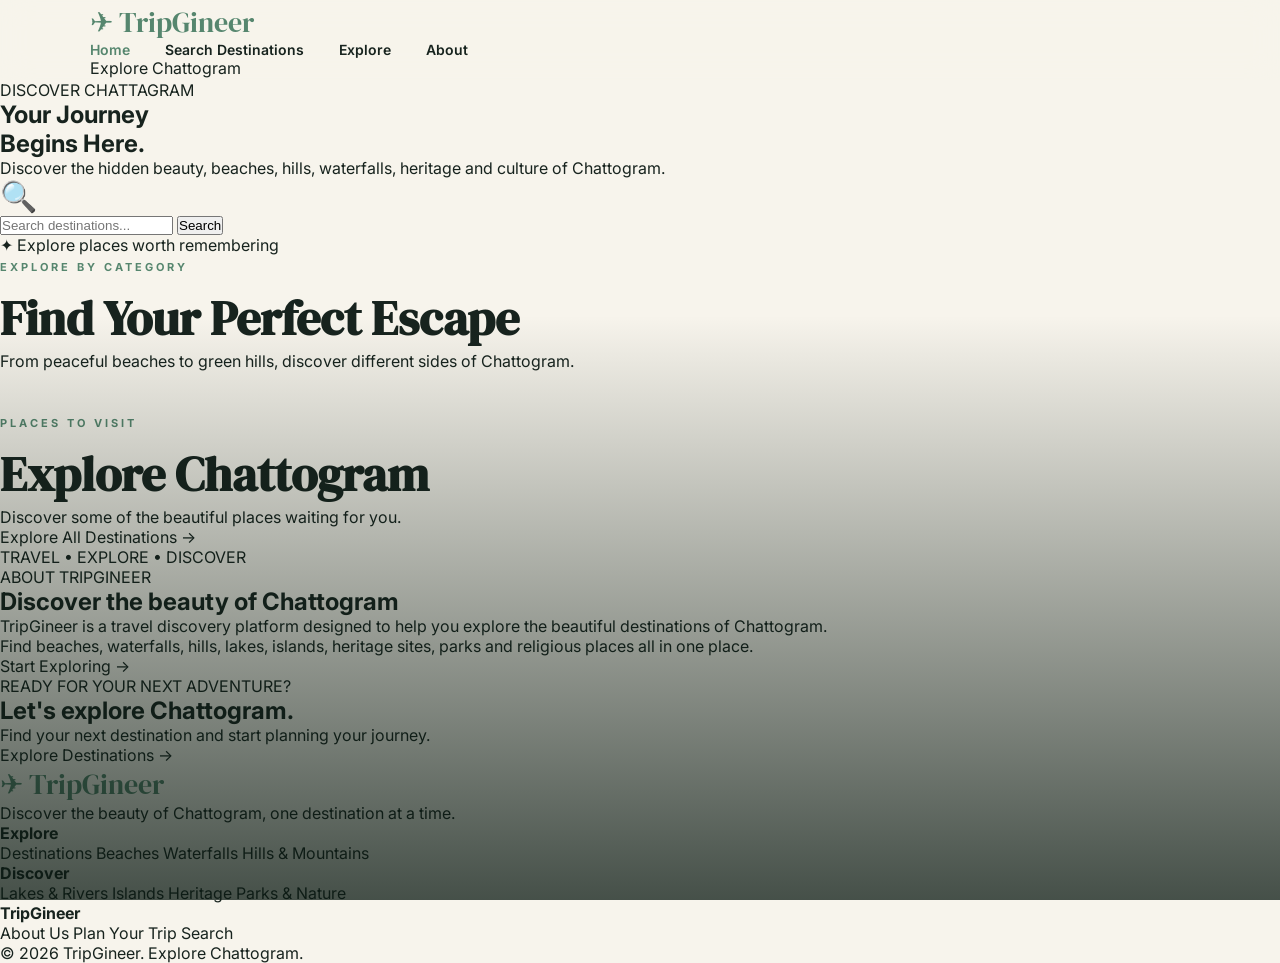
<file: index.html>
<!DOCTYPE html>
<html lang="en">
<head>
    <meta charset="UTF-8">
    <meta name="viewport" content="width=device-width, initial-scale=1.0">

    <title>TripGineer | Explore Chattogram</title>

    <link rel="preconnect" href="https://fonts.googleapis.com">
    <link rel="preconnect" href="https://fonts.gstatic.com" crossorigin>

    <link
        href="https://fonts.googleapis.com/css2?family=DM+Serif+Display&family=Inter:wght@400;500;600;700;800&display=swap"
        rel="stylesheet"
    >

    <link rel="stylesheet" href="style.css">
</head>

<body>

    <!-- ================= NAVBAR ================= -->

    <header class="navbar">

        <div class="nav-container">

            <a href="index.html" class="logo">
                <span class="logo-icon">✈</span>
                <span>Trip<span>Gineer</span></span>
            </a>

            <nav class="nav-links">

                <a href="index.html" class="active">
                    Home
                </a>

                <a href="search.html">
                    Search Destinations
                </a>

                <a href="category.html?category=beaches">
                    Explore
                </a>

                <a href="#about">
                    About
                </a>

            </nav>

            <a href="search.html" class="nav-button">
                Explore Chattogram
            </a>

        </div>

    </header>


    <!-- ================= HERO ================= -->

    <main>

        <section class="hero">

            <div class="hero-overlay"></div>

            <div class="hero-content">

                <span class="hero-small-title">
                    DISCOVER CHATTAGRAM
                </span>

                <h1>
                    Your Journey<br>
                    Begins <span>Here.</span>
                </h1>

                <p>
                    Discover the hidden beauty, beaches,
                    hills, waterfalls, heritage and culture
                    of Chattogram.
                </p>


                <!-- SEARCH -->

                <div class="home-search">

                    <div class="search-icon">
                        🔍
                    </div>

                    <input
                        type="text"
                        id="homeSearchInput"
                        placeholder="Search destinations..."
                        autocomplete="off"
                    >

                    <button id="homeSearchBtn">
                        Search
                    </button>

                    <div
                        id="homeSuggestions"
                        class="suggestions home-suggestions">
                    </div>

                </div>


                <div class="hero-note">
                    <span>✦</span>
                    Explore places worth remembering
                </div>

            </div>

        </section>



        <!-- ================= CATEGORIES ================= -->

        <section class="categories-section">

            <div class="section-heading">

                <span class="section-label">
                    EXPLORE BY CATEGORY
                </span>

                <h2>
                    Find Your Perfect Escape
                </h2>

                <p>
                    From peaceful beaches to green hills,
                    discover different sides of Chattogram.
                </p>

            </div>


            <div
                class="category-grid"
                id="homeCategoryGrid">
            </div>

        </section>



        <!-- ================= FEATURED PLACES ================= -->

        <section class="featured-section">

            <div class="section-heading">

                <span class="section-label">
                    PLACES TO VISIT
                </span>

                <h2>
                    Explore Chattogram
                </h2>

                <p>
                    Discover some of the beautiful places
                    waiting for you.
                </p>

            </div>


            <div
                class="place-grid"
                id="featuredPlaces">
            </div>


            <div class="view-all-wrapper">

                <a
                    href="search.html"
                    class="primary-btn">

                    Explore All Destinations
                    <span>→</span>

                </a>

            </div>

        </section>



        <!-- ================= ABOUT ================= -->

        <section
            class="about-section"
            id="about">

            <div class="about-image">

                <div class="about-image-overlay"></div>

                <div class="about-image-text">

                    <span>
                        TRAVEL • EXPLORE • DISCOVER
                    </span>

                </div>

            </div>


            <div class="about-content">

                <span class="section-label">
                    ABOUT TRIPGINEER
                </span>

                <h2>
                    Discover the beauty of Chattogram
                </h2>

                <p>
                    TripGineer is a travel discovery platform
                    designed to help you explore the beautiful
                    destinations of Chattogram.
                </p>

                <p>
                    Find beaches, waterfalls, hills, lakes,
                    islands, heritage sites, parks and
                    religious places all in one place.
                </p>

                <a
                    href="search.html"
                    class="primary-btn">

                    Start Exploring
                    <span>→</span>

                </a>

            </div>

        </section>



        <!-- ================= CTA ================= -->

        <section class="cta-section">

            <div class="cta-content">

                <span>
                    READY FOR YOUR NEXT ADVENTURE?
                </span>

                <h2>
                    Let's explore Chattogram.
                </h2>

                <p>
                    Find your next destination and start
                    planning your journey.
                </p>

                <a
                    href="search.html"
                    class="cta-button">

                    Explore Destinations
                    <span>→</span>

                </a>

            </div>

        </section>

    </main>



    <!-- ================= FOOTER ================= -->

    <footer class="footer">

        <div class="footer-container">


            <!-- BRAND -->

            <div class="footer-brand">

                <a
                    href="index.html"
                    class="logo">

                    <span class="logo-icon">✈</span>

                    <span>
                        Trip<span>Gineer</span>
                    </span>

                </a>

                <p>
                    Discover the beauty of Chattogram,
                    one destination at a time.
                </p>

            </div>



            <!-- EXPLORE -->

            <div class="footer-links">

                <h4>
                    Explore
                </h4>

                <a href="search.html">
                    Destinations
                </a>

                <a href="category.html?category=beaches">
                    Beaches
                </a>

                <a href="category.html?category=waterfalls">
                    Waterfalls
                </a>

                <a href="category.html?category=hills">
                    Hills & Mountains
                </a>

            </div>



            <!-- DISCOVER -->

            <div class="footer-links">

                <h4>
                    Discover
                </h4>

                <a href="category.html?category=lakes">
                    Lakes & Rivers
                </a>

                <a href="category.html?category=islands">
                    Islands
                </a>

                <a href="category.html?category=heritage">
                    Heritage
                </a>

                <a href="category.html?category=parks">
                    Parks & Nature
                </a>

            </div>



            <!-- TRIPGINEER -->

            <div class="footer-links">

                <h4>
                    TripGineer
                </h4>

                <a href="#about">
                    About Us
                </a>

                <a href="search.html">
                    Plan Your Trip
                </a>

                <a href="search.html">
                    Search
                </a>

            </div>

        </div>


        <div class="footer-bottom">

            <p>
                © 2026 TripGineer. Explore Chattogram.
            </p>

        </div>

    </footer>



    <!-- ================= DATA ================= -->

    <script src="data.js"></script>


    <!-- ================= HOME PAGE JS ================= -->

    <script>

        /* ==========================================
           ELEMENTS
        ========================================== */

        const searchInput =
            document.getElementById("homeSearchInput");

        const searchButton =
            document.getElementById("homeSearchBtn");

        const suggestions =
            document.getElementById("homeSuggestions");

        const categoryGrid =
            document.getElementById("homeCategoryGrid");

        const featuredPlaces =
            document.getElementById("featuredPlaces");



        /* ==========================================
           SEARCH SUGGESTIONS
        ========================================== */

        searchInput.addEventListener(
            "input",
            function () {

                const value =
                    this.value.trim().toLowerCase();

                suggestions.innerHTML = "";


                if (!value) {

                    suggestions.style.display =
                        "none";

                    return;

                }


                /* Matching categories */

                const matchingCategories =
                    categories.filter(category => {

                        return (
                            category.name
                                .toLowerCase()
                                .includes(value)

                            ||

                            category.id
                                .toLowerCase()
                                .includes(value)
                        );

                    });


                /* Matching places */

                const matchingPlaces =
                    destinations.filter(place => {

                        return (

                            place.name
                                .toLowerCase()
                                .includes(value)

                            ||

                            place.categoryName
                                .toLowerCase()
                                .includes(value)

                            ||

                            place.location
                                .toLowerCase()
                                .includes(value)

                            ||

                            place.tags.some(tag =>
                                tag
                                    .toLowerCase()
                                    .includes(value)
                            )

                        );

                    }).slice(0, 7);



                /* No result */

                if (
                    matchingCategories.length === 0 &&
                    matchingPlaces.length === 0
                ) {

                    suggestions.innerHTML = `

                        <div class="no-suggestion">
                            No destinations found
                        </div>

                    `;

                    suggestions.style.display =
                        "block";

                    return;

                }



                /* ==================================
                   CATEGORY SUGGESTIONS
                ================================== */

                matchingCategories.forEach(
                    category => {

                        const item =
                            document.createElement("div");

                        item.className =
                            "suggestion-item";


                        item.innerHTML = `

                            <div class="suggestion-icon">
                                ${category.icon}
                            </div>

                            <div class="suggestion-text">

                                <strong>
                                    ${category.name}
                                </strong>

                                <small>
                                    Category
                                </small>

                            </div>

                        `;


                        item.addEventListener(
                            "click",
                            function () {

                                window.location.href =
                                    `category.html?category=${category.id}`;

                            }
                        );


                        suggestions.appendChild(item);

                    }
                );



                /* ==================================
                   PLA
</file>
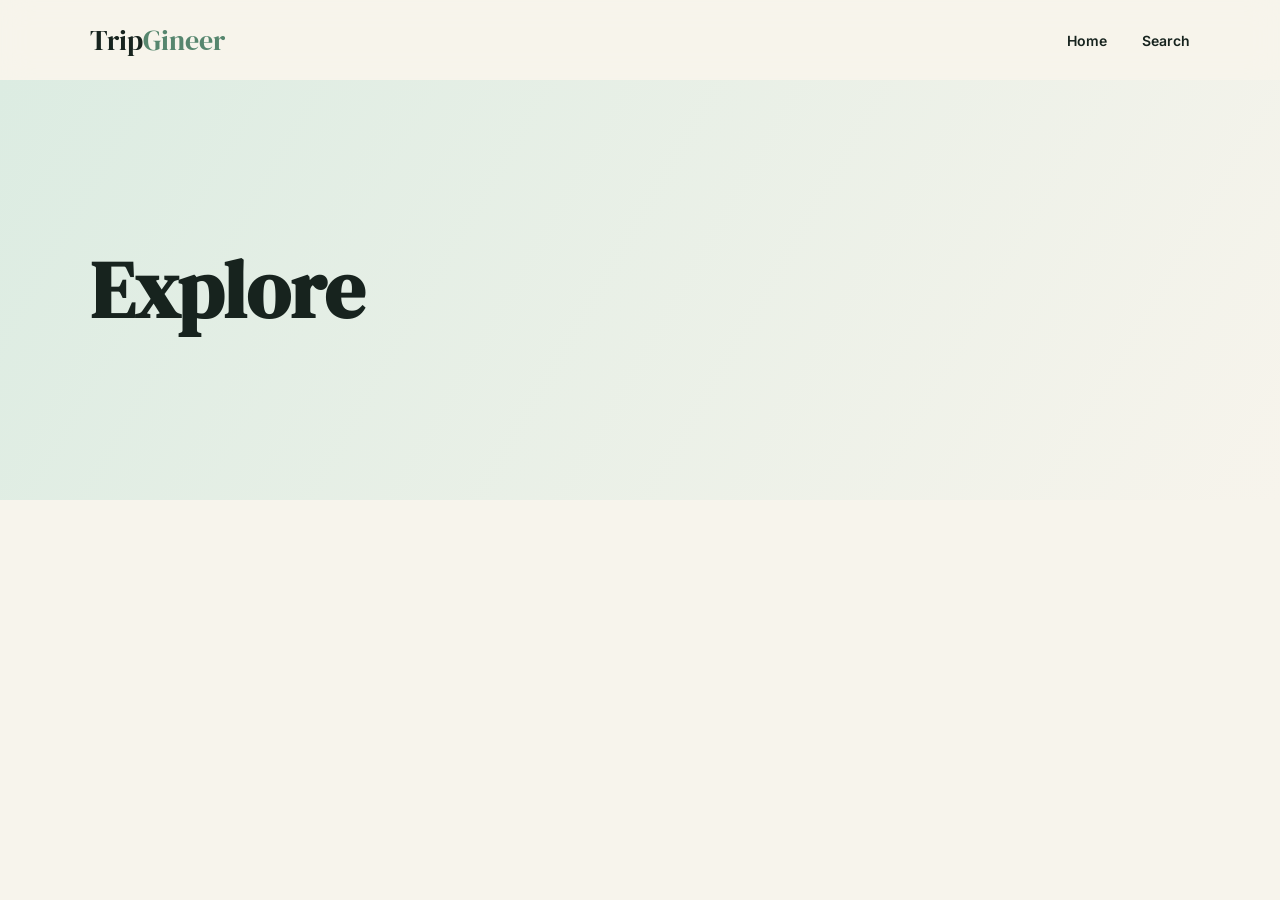
<file: category.html>
<!DOCTYPE html>
<html lang="en">

<head>

    <meta charset="UTF-8">

    <meta
        name="viewport"
        content="width=device-width, initial-scale=1.0"
    >

    <title>TripGineer | Category</title>

    <link rel="stylesheet" href="style.css">

</head>

<body>


<header class="navbar">

    <a href="index.html" class="logo">
        Trip<span>Gineer</span>
    </a>

    <nav>
        <a href="index.html">Home</a>
        <a href="search.html">Search</a>
    </nav>

</header>


<main class="category-page">

    <section class="category-hero">

        <span id="categoryIcon"></span>

        <h1 id="categoryTitle">
            Explore
        </h1>

        <p id="categoryDescription"></p>

    </section>


    <section class="places-section">

        <div
            id="placesGrid"
            class="places-grid"
        ></div>

    </section>

</main>


<script src="data.js"></script>

<script>

const params =
    new URLSearchParams(window.location.search);

const categoryId =
    params.get("category");

const category =
    categories.find(c => c.id === categoryId);


if (category) {

    document.title =
        `${category.name} | TripGineer`;

    document.getElementById("categoryIcon")
        .textContent = category.icon;

    document.getElementById("categoryTitle")
        .textContent = category.name;

    document.getElementById("categoryDescription")
        .textContent = category.description;

}


const places =
    destinations.filter(place =>
        place.category === categoryId
    );


const grid =
    document.getElementById("placesGrid");


places.forEach((place, index) => {

    const card =
        document.createElement("a");

    card.href =
        `place.html?id=${place.id}`;

    card.className =
        "place-card";

    card.style.animationDelay =
        `${index * 0.08}s`;

    card.innerHTML = `

        <div class="place-image">

            <img
                src="${place.image}"
                alt="${place.name}"
                loading="lazy"
            >

            <span class="place-rating">
                ★ ${place.rating}
            </span>

        </div>


        <div class="place-content">

            <span class="place-category">
                ${place.categoryName}
            </span>

            <h3>
                ${place.name}
            </h3>

            <p>
                📍 ${place.location}
            </p>

        </div>

    `;

    grid.appendChild(card);

});

</script>

</body>
</html>
</file>
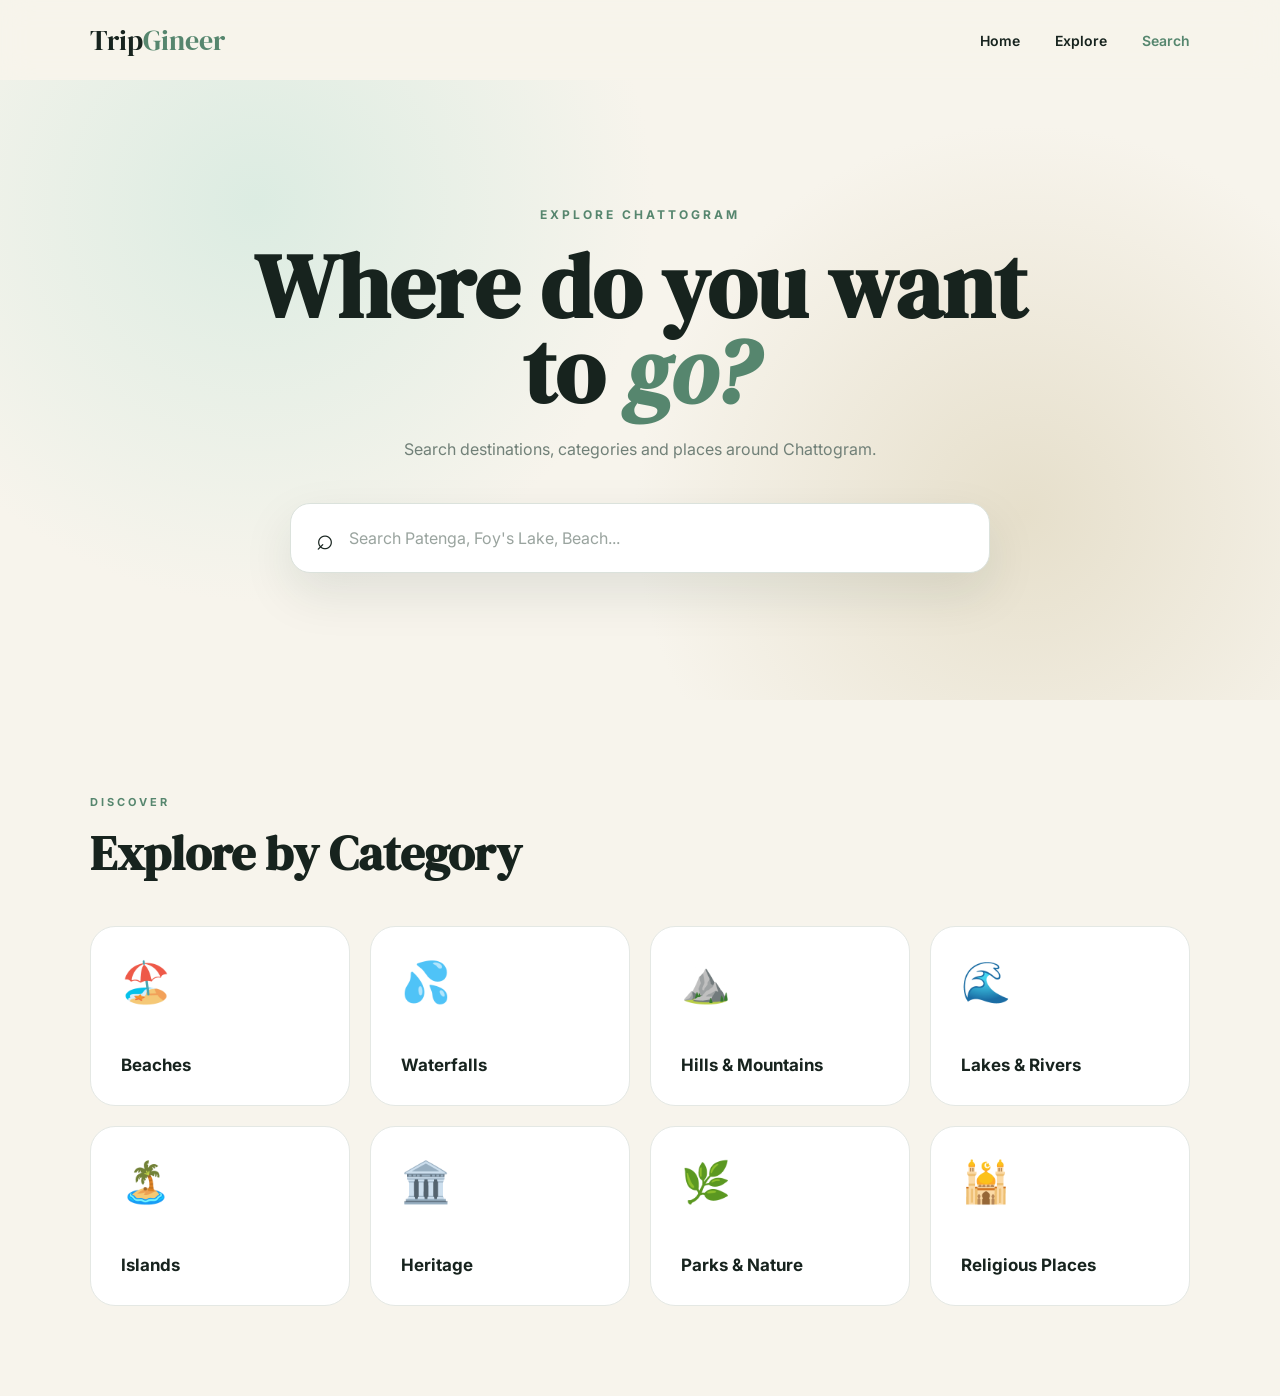
<file: search.html>
<!DOCTYPE html>
<html lang="en">

<head>

    <meta charset="UTF-8">

    <meta
        name="viewport"
        content="width=device-width, initial-scale=1.0"
    >

    <title>Search Destinations | TripGineer</title>

    <link rel="stylesheet" href="style.css">

</head>

<body>


<header class="navbar">

    <a href="index.html" class="logo">
        Trip<span>Gineer</span>
    </a>

    <nav>
        <a href="index.html">Home</a>
        <a href="category.html?category=beaches">Explore</a>
        <a href="search.html" class="active">Search</a>
    </nav>

</header>


<main class="search-page">

    <div class="search-hero">

        <span class="eyebrow">
            EXPLORE CHATTOGRAM
        </span>

        <h1>
            Where do you want<br>
            to <span>go?</span>
        </h1>

        <p>
            Search destinations, categories and places
            around Chattogram.
        </p>


        <div class="search-wrapper">

            <div class="search-box">

                <span class="search-icon">⌕</span>

                <input
                    type="text"
                    id="searchInput"
                    placeholder="Search Patenga, Foy's Lake, Beach..."
                    autocomplete="off"
                >

            </div>


            <div
                id="suggestions"
                class="suggestions"
            ></div>

        </div>

    </div>


    <section class="category-section">

        <div class="section-heading">

            <span>DISCOVER</span>

            <h2>
                Explore by Category
            </h2>

        </div>


        <div class="category-grid">

            <a
                href="category.html?category=beaches"
                class="category-card"
            >
                <span>🏖️</span>
                <h3>Beaches</h3>
            </a>

            <a
                href="category.html?category=waterfalls"
                class="category-card"
            >
                <span>💦</span>
                <h3>Waterfalls</h3>
            </a>

            <a
                href="category.html?category=hills"
                class="category-card"
            >
                <span>⛰️</span>
                <h3>Hills & Mountains</h3>
            </a>

            <a
                href="category.html?category=lakes"
                class="category-card"
            >
                <span>🌊</span>
                <h3>Lakes & Rivers</h3>
            </a>

            <a
                href="category.html?category=islands"
                class="category-card"
            >
                <span>🏝️</span>
                <h3>Islands</h3>
            </a>

            <a
                href="category.html?category=heritage"
                class="category-card"
            >
                <span>🏛️</span>
                <h3>Heritage</h3>
            </a>

            <a
                href="category.html?category=parks"
                class="category-card"
            >
                <span>🌿</span>
                <h3>Parks & Nature</h3>
            </a>

            <a
                href="category.html?category=religious"
                class="category-card"
            >
                <span>🕌</span>
                <h3>Religious Places</h3>
            </a>

        </div>

    </section>

</main>


<script src="data.js"></script>
<script src="script.js"></script>

</body>
</html>
</file>
<file: style.css>
@import url('https://fonts.googleapis.com/css2?family=DM+Serif+Display&family=Inter:wght@400;500;600;700&display=swap');


:root {

    --dark: #10231c;
    --green: #1e4b3a;
    --light-green: #dfeee5;
    --cream: #f7f4ec;
    --white: #ffffff;
    --text: #17231e;
    --muted: #718078;

}


* {

    margin: 0;
    padding: 0;

    box-sizing: border-box;

}


html {

    scroll-behavior: smooth;

}


body {

    font-family: "Inter", sans-serif;

    background:
        var(--cream);

    color:
        var(--text);

}


a {

    text-decoration: none;

    color: inherit;

}


/* ================= NAVBAR ================= */

.navbar {

    height: 80px;

    display: flex;

    align-items: center;

    justify-content: space-between;

    padding: 0 7%;

    background:
        rgba(247,244,236,.9);

    backdrop-filter:
        blur(15px);

    position: sticky;

    top: 0;

    z-index: 100;

}


.logo {

    font-family:
        "DM Serif Display",
        serif;

    font-size: 28px;

}


.logo span {

    color:
        #56866e;

}


.navbar nav {

    display: flex;

    gap: 35px;

}


.navbar nav a {

    font-size: 14px;

    font-weight: 600;

    transition:
        .3s ease;

}


.navbar nav a:hover,
.navbar nav a.active {

    color:
        #56866e;

}


/* ================= SEARCH HERO ================= */

.search-page {

    min-height: 100vh;

}


.search-hero {

    min-height: 620px;

    display: flex;

    flex-direction: column;

    align-items: center;

    justify-content: center;

    text-align: center;

    padding: 80px 20px;

    background:
        radial-gradient(
            circle at 20% 20%,
            #dcece2,
            transparent 35%
        ),
        radial-gradient(
            circle at 80% 70%,
            #e6dfcb,
            transparent 35%
        );

}


.eyebrow {

    color:
        #56866e;

    font-size: 12px;

    letter-spacing:
        3px;

    font-weight:
        700;

}


.search-hero h1 {

    font-family:
        "DM Serif Display",
        serif;

    font-size:
        clamp(50px, 7vw, 90px);

    line-height:
        .95;

    margin:
        22px 0;

}


.search-hero h1 span {

    color:
        #56866e;

    font-style:
        italic;

}


.search-hero > p {

    color:
        var(--muted);

    max-width:
        500px;

    line-height:
        1.7;

}


/* ================= SEARCH BOX ================= */

.search-wrapper {

    width:
        min(700px, 95vw);

    margin-top:
        40px;

    position:
        relative;

}


.search-box {

    height:
        70px;

    background:
        white;

    border:
        1px solid #dbe2dc;

    border-radius:
        20px;

    display:
        flex;

    align-items:
        center;

    padding:
        0 25px;

    box-shadow:
        0 20px 50px rgba(20,50,35,.10);

    transition:
        .3s ease;

}


.search-box:focus-within {

    transform:
        translateY(-3px);

    box-shadow:
        0 25px 60px rgba(20,50,35,.16);

}


.search-icon {

    font-size:
        30px;

    margin-right:
        15px;

}


.search-box input {

    border:
        none;

    outline:
        none;

    width:
        100%;

    font-size:
        16px;

    font-family:
        inherit;

}


.search-box input::placeholder {

    color:
        #9aa49f;

}


/* ================= SUGGESTIONS ================= */

.suggestions {

    position:
        absolute;

    top:
        80px;

    left:
        0;

    right:
        0;

    background:
        white;

    border-radius:
        18px;

    overflow:
        hidden;

    box-shadow:
        0 25px 60px rgba(0,0,0,.13);

    text-align:
        left;

    opacity:
        0;

    visibility:
        hidden;

    transform:
        translateY(-8px);

    transition:
        .25s ease;

    z-index:
        50;

}


.suggestions.show {

    opacity:
        1;

    visibility:
        visible;

    transform:
        translateY(0);

}


.suggestion {

    display:
        flex;

    align-items:
        center;

    gap:
        14px;

    padding:
        13px 18px;

    cursor:
        pointer;

    transition:
        .2s ease;

}


.suggestion:hover {

    background:
        #f0f6f2;

}


.suggestion img {

    width:
        48px;

    height:
        48px;

    border-radius:
        10px;

    object-fit:
        cover;

}


.suggestion-info {

    display:
        flex;

    flex-direction:
        column;

    gap:
        4px;

}


.suggestion-info strong {

    font-size:
        14px;

}


.suggestion-info small {

    color:
        var(--muted);

    font-size:
        11px;

}


.category-suggestion {

    padding:
        16px 20px;

}


.suggestion-icon {

    font-size:
        28px;

}


.category-suggestion div {

    display:
        flex;

    flex-direction:
        column;

    gap:
        3px;

}


.category-suggestion small {

    color:
        #7b8880;

}


.no-result {

    padding:
        25px;

    text-align:
        center;

    color:
        #7b8880;

}


/* ================= CATEGORY ================= */

.category-section,
.related-section,
.places-section {

    padding:
        90px 7%;

}


.section-heading span {

    color:
        #56866e;

    font-size:
        11px;

    letter-spacing:
        3px;

    font-weight:
        700;

}


.section-heading h2 {

    font-family:
        "DM Serif Display",
        serif;

    font-size:
        48px;

    margin-top:
        10px;

}


.category-grid {

    display:
        grid;

    grid-template-columns:
        repeat(4, 1fr);

    gap:
        20px;

    margin-top:
        40px;

}


.category-card {

    min-height:
        180px;

    padding:
        30px;

    background:
        white;

    border-radius:
        25px;

    display:
        flex;

    flex-direction:
        column;

    justify-content:
        flex-end;

    border:
        1px solid #e4e8e4;

    transition:
        .4s cubic-bezier(.2,.8,.2,1);

}


.category-card span {

    font-size:
        40px;

    margin-bottom:
        auto;

}


.category-card h3 {

    font-size:
        17px;

}


.category-card:hover {

    transform:
        translateY(-10px);

    background:
        var(--green);

    color:
        white;

    box-shadow:
        0 20px 50px rgba(20,50,35,.18);

}


/* ================= CATEGORY HERO ================= */

.category-hero {

    min-height:
        420px;

    padding:
        100px 7%;

    display:
        flex;

    flex-direction:
        column;

    justify-content:
        center;

    background:
        linear-gradient(
            120deg,
            #dcece2,
            #f7f4ec
        );

}


.category-hero > span {

    font-size:
        55px;

}


.category-hero h1 {

    font-family:
        "DM Serif Display",
        serif;

    font-size:
        clamp(50px, 7vw, 80px);

    margin:
        15px 0;

}


.category-hero p {

    max-width:
        600px;

    color:
        var(--muted);

    line-height:
        1.7;

}


/* ================= PLACE GRID ================= */

.places-grid {

    display:
        grid;

    grid-template-columns:
        repeat(3, 1fr);

    gap:
        25px;

    margin-top:
        40px;

}


.place-card {

    background:
        white;

    border-radius:
        22px;

    overflow:
        hidden;

    border:
        1px solid #e4e8e4;

    opacity:
        0;

    animation:
        cardIn .7s ease forwards;

    transition:
        .4s ease;

}


.place-card:hover {

    transform:
        translateY(-8px);

    box-shadow:
        0 25px 60px rgba(20,50,35,.14);

}


.place-image {

    height:
        250px;

    position:
        relative;

    overflow:
        hidden;

}


.place-image img {

    width:
        100%;

    height:
        100%;

    object-fit:
        cover;

    transition:
        .6s ease;

}


.place-card:hover
.place-image img {

    transform:
        scale(1.08);

}


.place-rating {

    position:
        absolute;

    top:
        15px;

    right:
        15px;

    background:
        white;

    padding:
        7px 11px;

    border-radius:
        20px;

    font-size:
        12px;

    font-weight:
        700;

}


.place-content {

    padding:
        22px;

}


.place-category {

    color:
        #56866e;

    font-size:
        10px;

    text-transform:
        uppercase;

    letter-spacing:
        1.5px;

    font-weight:
        700;

}


.place-content h3 {

    font-family:
        "DM Serif Display",
        serif;

    font-size:
        25px;

    margin:
        8px 0;

}


.place-content p {

    color:
        var(--muted);

    font-size:
        13px;

}


/* ================= PLACE HERO ================= */

.place-hero {

    height:
        650px;

    position:
        relative;

    overflow:
        hidden;

}


.place-hero > img {

    width:
        100%;

    height:
        100%;

    object-fit:
        cover;

    animation:
        zoomIn 1.5s ease;

}


.hero-overlay {

    position:
        absolute;

    inset:
        0;

    background:
        linear-gradient(
            to top,
            rgba(10,25,18,.75),
            transparent 65%
        );

}


.place-hero-content {

    position:
        absolute;

    left:
        7%;

    bottom:
        70px;

    color:
        white;

    animation:
        fadeUp 1s ease;

}


.place-hero-content span {

    text-transform:
        uppercase;

    letter-spacing:
        3px;

    font-size:
        11px;

}


.place-hero-content h1 {

    font-family:
        "DM Serif Display",
        serif;

    font-size:
        clamp(55px, 8vw, 100px);

    line-height:
        1;

    margin:
        15px 0;

}


.place-hero-content p {

    font-size:
        15px;

}


/* ================= DETAILS ================= */

.place-details {

    padding:
        90px 7%;

    display:
        grid;

    grid-template-columns:
        2fr 1fr;

    gap:
        70px;

}


.main-info h2 {

    font-family:
        "DM Serif Display",
        serif;

    font-size:
        52px;

    margin:
        10px 0 25px;

}


.main-info > p {

    color:
        var(--muted);

    line-height:
        1.9;

    font-size:
        16px;

    max-width:
        800px;

}


.info-grid {

    display:
        grid;

    grid-template-columns:
        repeat(3,1fr);

    gap:
        15px;

    margin:
        40px 0;

}


.info-box {

    background:
        white;

    padding:
        22px;

    border-radius:
        18px;

}


.info-box span {

    font-size:
        25px;

}


.info-box strong {

    display:
        block;

    margin:
        12px 0 5px;

}


.info-box p {

    color:
        var(--muted);

    font-size:
        13px;

}


.map-button {

    display:
        inline-flex;

    padding:
        15px 22px;

    border-radius:
        12px;

    background:
        var(--green);

    color:
        white;

    font-weight:
        600;

    transition:
        .3s;

}


.map-button:hover {

    transform:
        translateY(-3px);

}


.place-sidebar {

    background:
        var(--dark);

    color:
        white;

    border-radius:
        25px;

    padding:
        35px;

    height:
        fit-content;

}


.place-sidebar h3 {

    font-family:
        "DM Serif Display",
        serif;

    font-size:
        30px;

}


.place-sidebar p {

    color:
        #b9c8c0;

    line-height:
        1.7;

    margin:
        15px 0 30px;

}


.outline-button {

    display:
        block;

    padding:
        14px;

    border:
        1px solid #789184;

    border-radius:
        10px;

    text-align:
        center;

    transition:
        .3s;

}


.outline-button:hover {

    background:
        white;

    color:
        var(--dark);

}


/* ================= ANIMATIONS ================= */

@keyframes cardIn {

    from {

        opacity:
            0;

        transform:
            translateY(35px);

    }

    to {

        opacity:
            1;

        transform:
            translateY(0);

    }

}


@keyframes fadeUp {

    from {

        opacity:
            0;

        transform:
            translateY(30px);

    }

    to {

        opacity:
            1;

        transform:
            translateY(0);

    }

}


@keyframes zoomIn {

    from {

        transform:
            scale(1.08);

    }

    to {

        transform:
            scale(1);

    }

}


/* ================= MOBILE ================= */

@media(max-width: 900px) {

    .category-grid {

        grid-template-columns:
            repeat(2,1fr);

    }


    .places-grid {

        grid-template-columns:
            repeat(2,1fr);

    }


    .place-details {

        grid-template-columns:
            1fr;

    }

}


@media(max-width: 600px) {

    .navbar {

        padding:
            0 5%;

    }


    .navbar nav {

        gap:
            15px;

    }


    .navbar nav a {

        font-size:
            12px;

    }


    .search-hero {

        min-height:
            560px;

    }


    .search-hero h1 {

        font-size:
            50px;

    }


    .category-grid,
    .places-grid {

        grid-template-columns:
            1fr;

    }


    .section-heading h2 {

        font-size:
            38px;

    }


    .place-hero {

        height:
            500px;

    }


    .place-hero-content {

        left:
            5%;

        bottom:
            45px;

    }


    .place-hero-content h1 {

        font-size:
            52px;

    }


    .place-details {

        padding:
            60px 5%;

    }


    .main-info h2 {

        font-size:
            40px;

    }


    .info-grid {

        grid-template-columns:
            1fr;

    }

}
</file>
